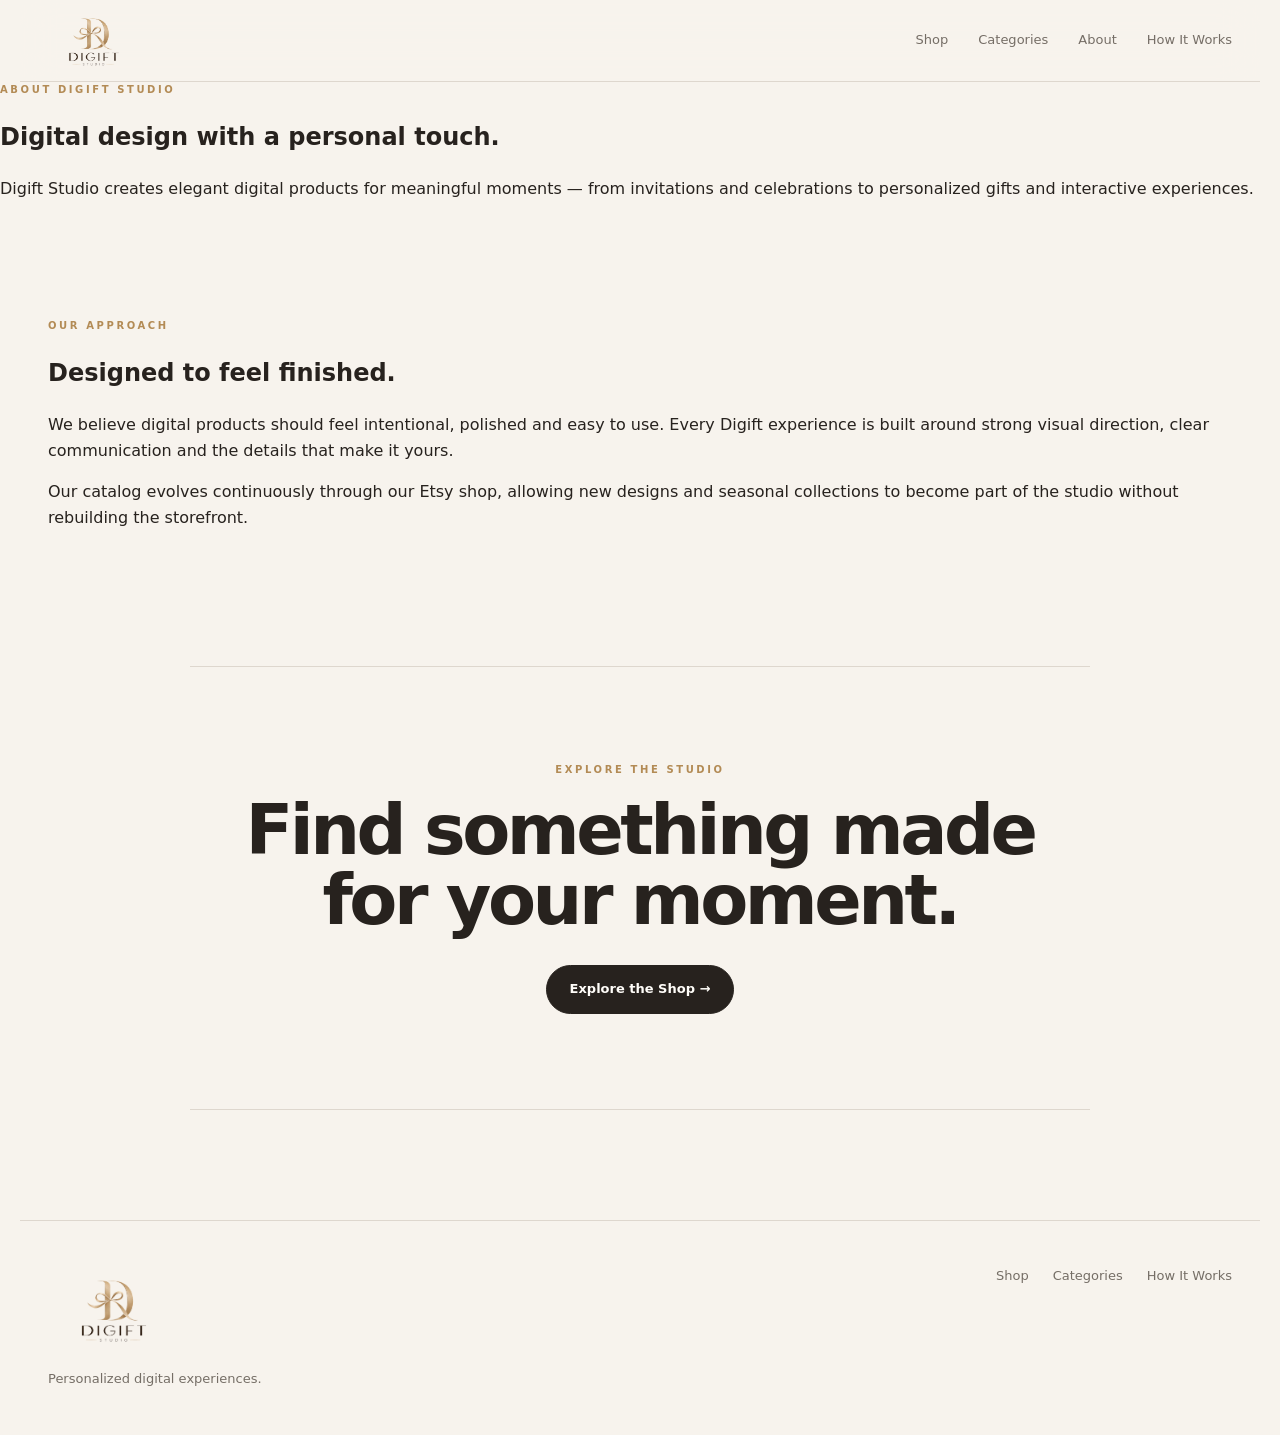
<file: about/index.html>
<!doctype html><html lang="en"><head><meta charset="utf-8"><meta name="viewport" content="width=device-width,initial-scale=1"><meta name="robots" content="index,follow"><meta name="theme-color" content="#f7f3ed"><link rel="icon" href="/assets/digift-logo-transparent.png" type="image/png"><link rel="stylesheet" href="/styles.css"><title>About | Digift Studio</title><meta name="description" content="Discover Digift Studio, a digital design studio creating elegant invitations, personalized digital gifts and interactive experiences."></head><body><header class="site-header"><a class="brand brand-logo" href="/" aria-label="Digift Studio home"><img src="/assets/digift-logo-transparent.png" alt="Digift Studio" width="132" height="132"></a><nav class="desktop-nav"><a href="/shop/">Shop</a><a href="/categories/">Categories</a><a href="/about/">About</a><a href="/how-it-works/">How It Works</a></nav><details class="mobile-nav"><summary>Menu</summary><div class="mobile-nav-panel"><a href="/shop/">Shop</a><a href="/categories/">Categories</a><a href="/about/">About</a><a href="/how-it-works/">How It Works</a></div></details></header><main><section class="page-hero"><p class="eyebrow">ABOUT DIGIFT STUDIO</p><h1>Digital design with a personal touch.</h1><p>Digift Studio creates elegant digital products for meaningful moments — from invitations and celebrations to personalized gifts and interactive experiences.</p></section><section class="section prose"><div><p class="eyebrow">OUR APPROACH</p><h2>Designed to feel finished.</h2><p>We believe digital products should feel intentional, polished and easy to use. Every Digift experience is built around strong visual direction, clear communication and the details that make it yours.</p><p>Our catalog evolves continuously through our Etsy shop, allowing new designs and seasonal collections to become part of the studio without rebuilding the storefront.</p></div></section><section class="cta-section"><p class="eyebrow">EXPLORE THE STUDIO</p><h2>Find something made for your moment.</h2><a class="button" href="/shop/">Explore the Shop →</a></section></main><footer><div><a class="brand footer-logo" href="/"><img src="/assets/digift-logo-transparent.png" alt="Digift Studio" width="150" height="150"></a><p>Personalized digital experiences.</p></div><div class="footer-links"><a href="/shop/">Shop</a><a href="/categories/">Categories</a><a href="/how-it-works/">How It Works</a></div></footer></body></html>
</file>
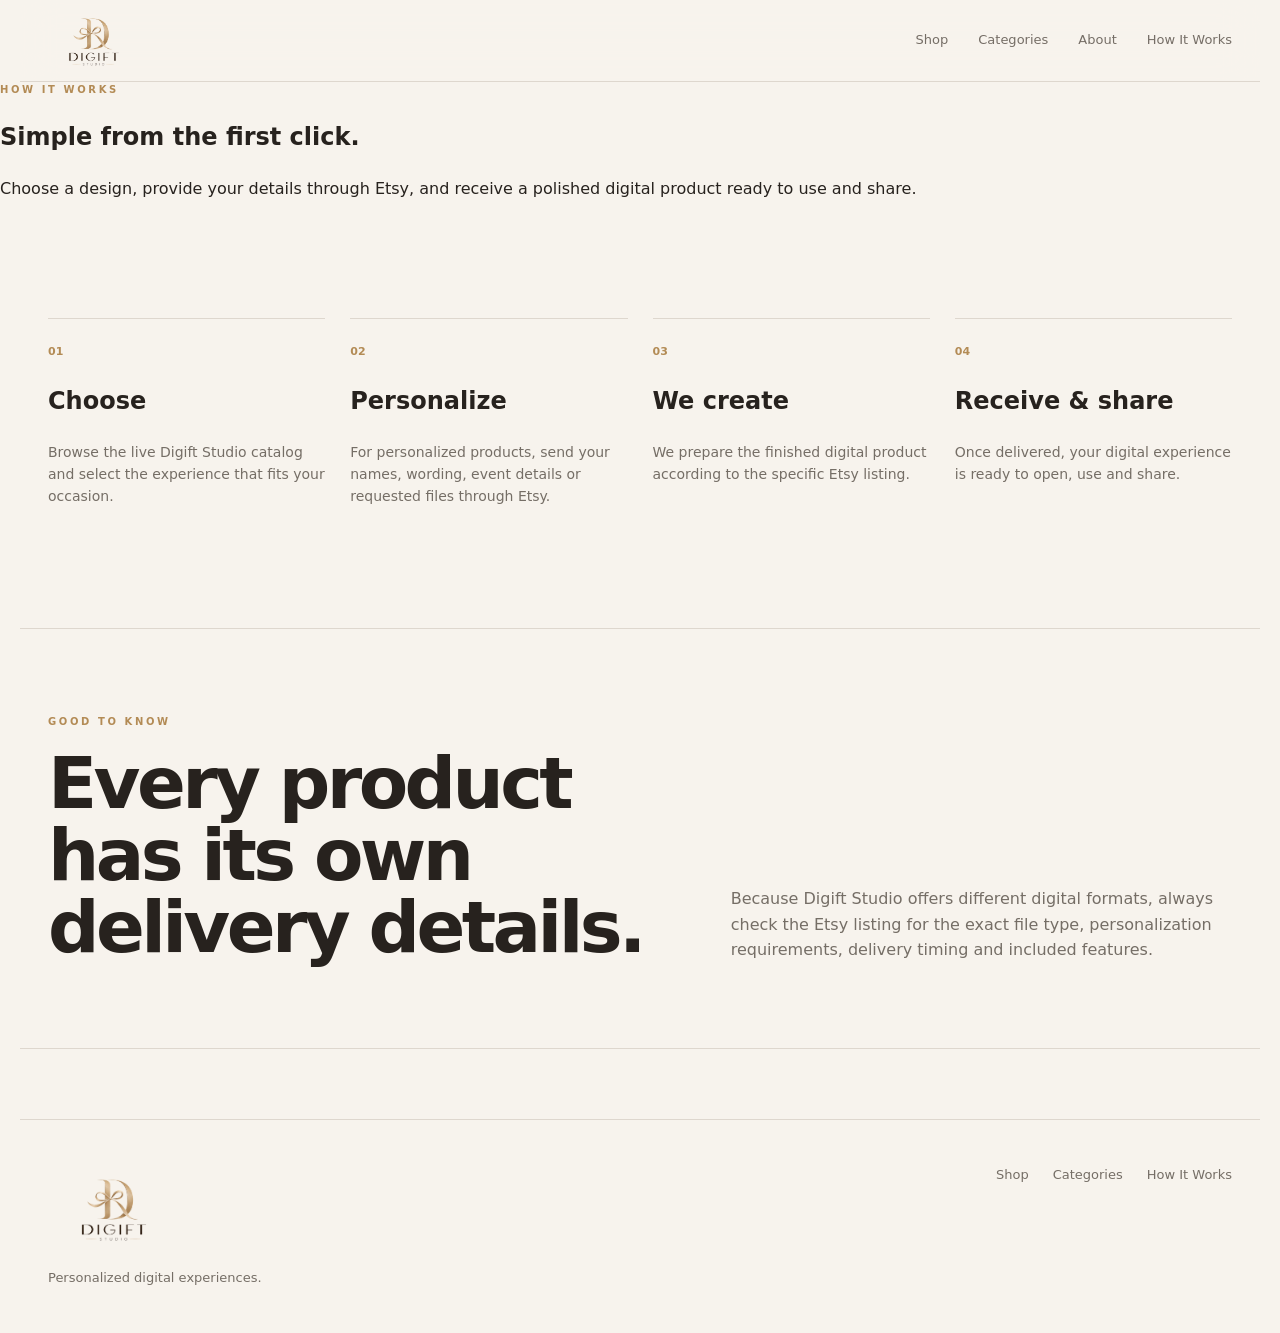
<file: how-it-works/index.html>
<!doctype html><html lang="en"><head><meta charset="utf-8"><meta name="viewport" content="width=device-width,initial-scale=1"><meta name="robots" content="index,follow"><meta name="theme-color" content="#f7f3ed"><link rel="icon" href="/assets/digift-logo-transparent.png" type="image/png"><link rel="stylesheet" href="/styles.css"><title>How It Works | Digift Studio</title><meta name="description" content="Learn how Digift Studio digital products work, from choosing a design to receiving and sharing your finished experience."></head><body><header class="site-header"><a class="brand brand-logo" href="/" aria-label="Digift Studio home"><img src="/assets/digift-logo-transparent.png" alt="Digift Studio" width="132" height="132"></a><nav class="desktop-nav"><a href="/shop/">Shop</a><a href="/categories/">Categories</a><a href="/about/">About</a><a href="/how-it-works/">How It Works</a></nav><details class="mobile-nav"><summary>Menu</summary><div class="mobile-nav-panel"><a href="/shop/">Shop</a><a href="/categories/">Categories</a><a href="/about/">About</a><a href="/how-it-works/">How It Works</a></div></details></header><main><section class="page-hero"><p class="eyebrow">HOW IT WORKS</p><h1>Simple from the first click.</h1><p>Choose a design, provide your details through Etsy, and receive a polished digital product ready to use and share.</p></section><section class="section"><div class="steps"><div><b>01</b><h2>Choose</h2><p>Browse the live Digift Studio catalog and select the experience that fits your occasion.</p></div><div><b>02</b><h2>Personalize</h2><p>For personalized products, send your names, wording, event details or requested files through Etsy.</p></div><div><b>03</b><h2>We create</h2><p>We prepare the finished digital product according to the specific Etsy listing.</p></div><div><b>04</b><h2>Receive & share</h2><p>Once delivered, your digital experience is ready to open, use and share.</p></div></div></section><section class="statement"><div><p class="eyebrow">GOOD TO KNOW</p><h2>Every product has its own delivery details.</h2></div><p>Because Digift Studio offers different digital formats, always check the Etsy listing for the exact file type, personalization requirements, delivery timing and included features.</p></section></main><footer><div><a class="brand footer-logo" href="/"><img src="/assets/digift-logo-transparent.png" alt="Digift Studio" width="150" height="150"></a><p>Personalized digital experiences.</p></div><div class="footer-links"><a href="/shop/">Shop</a><a href="/categories/">Categories</a><a href="/how-it-works/">How It Works</a></div></footer></body></html>
</file>
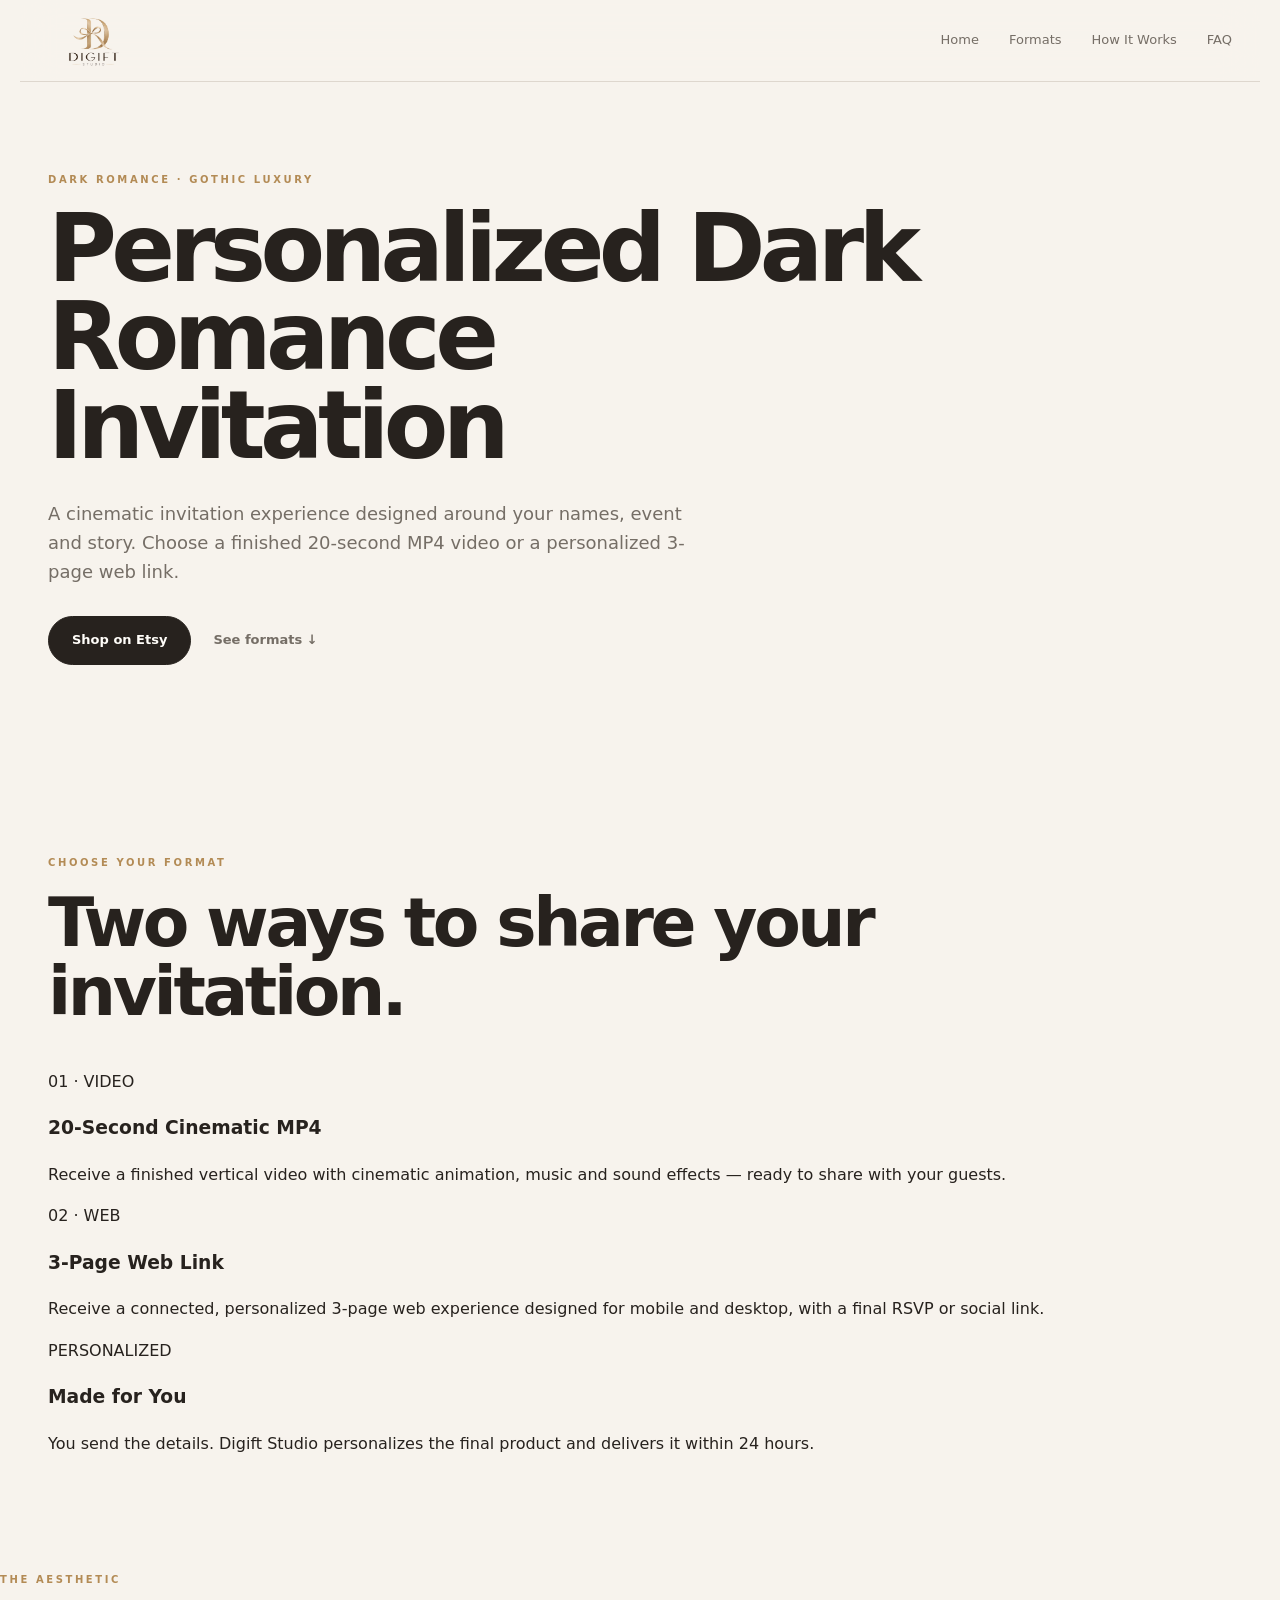
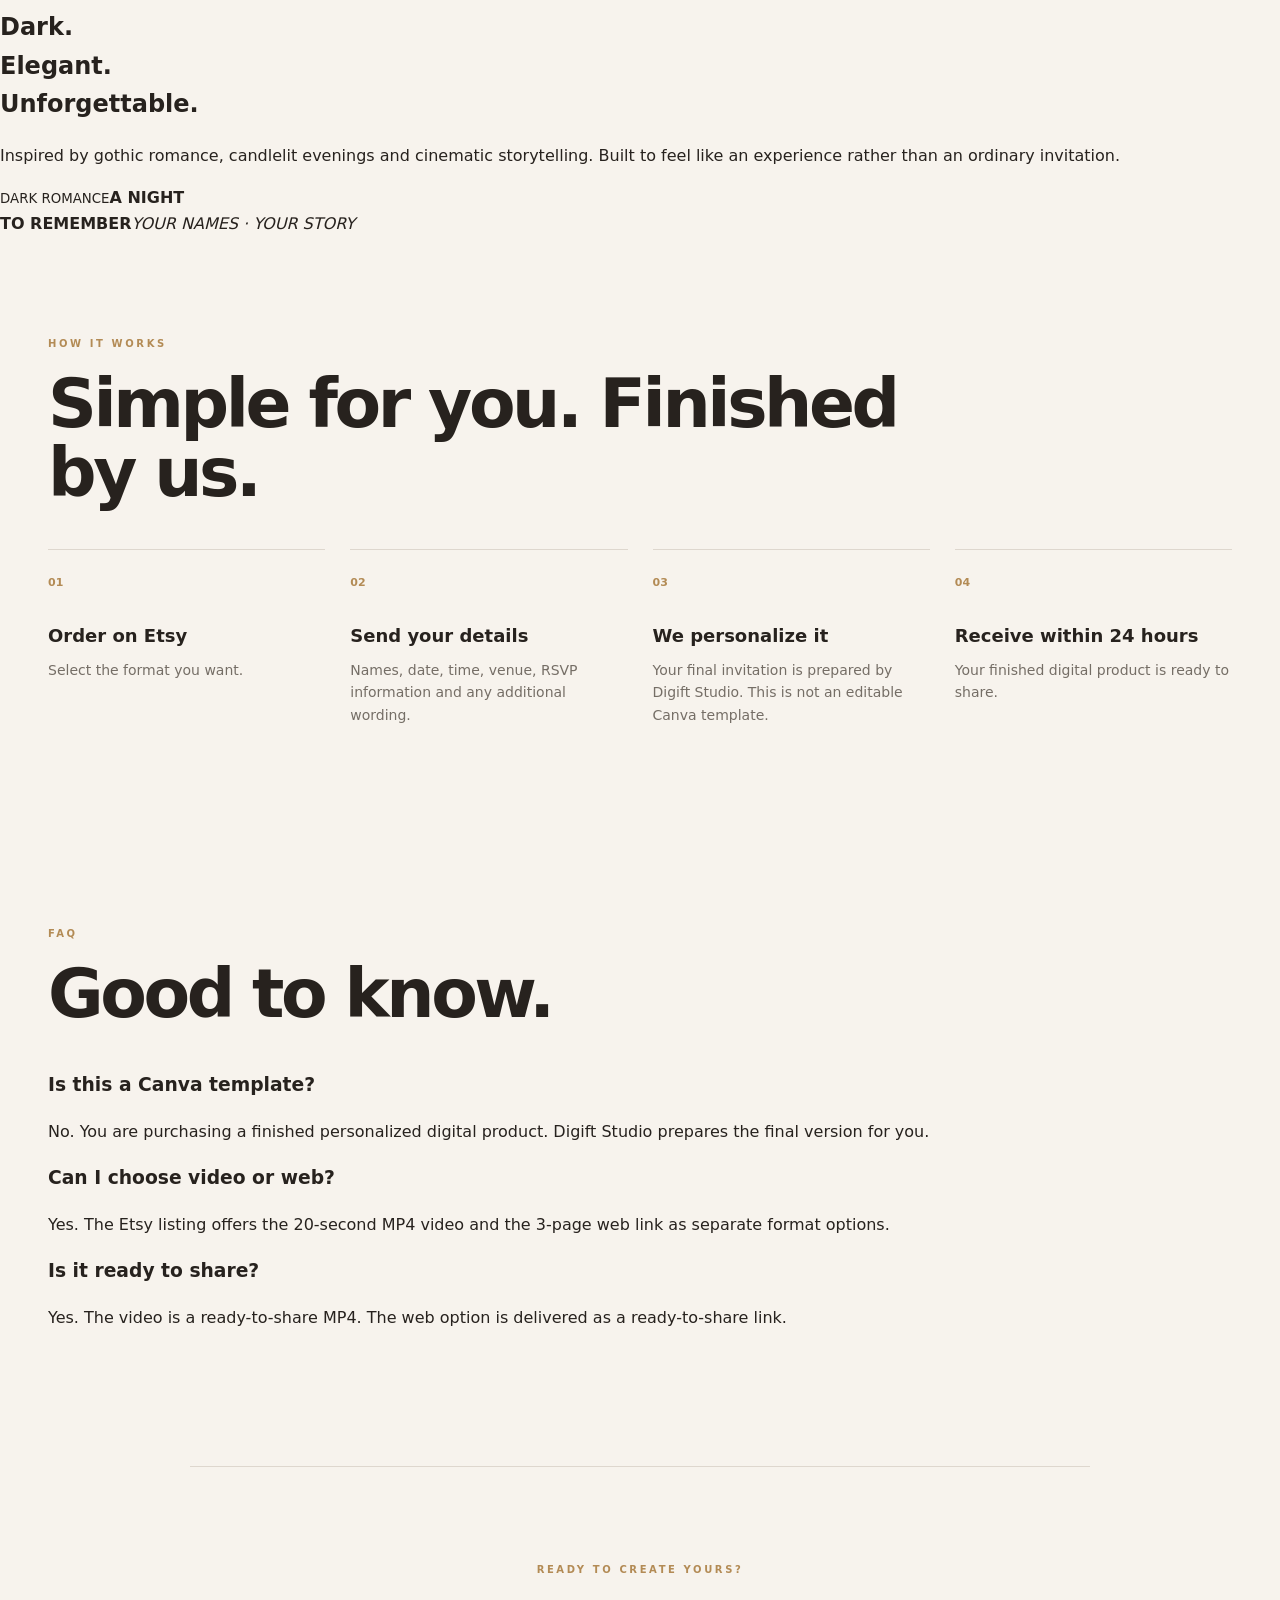
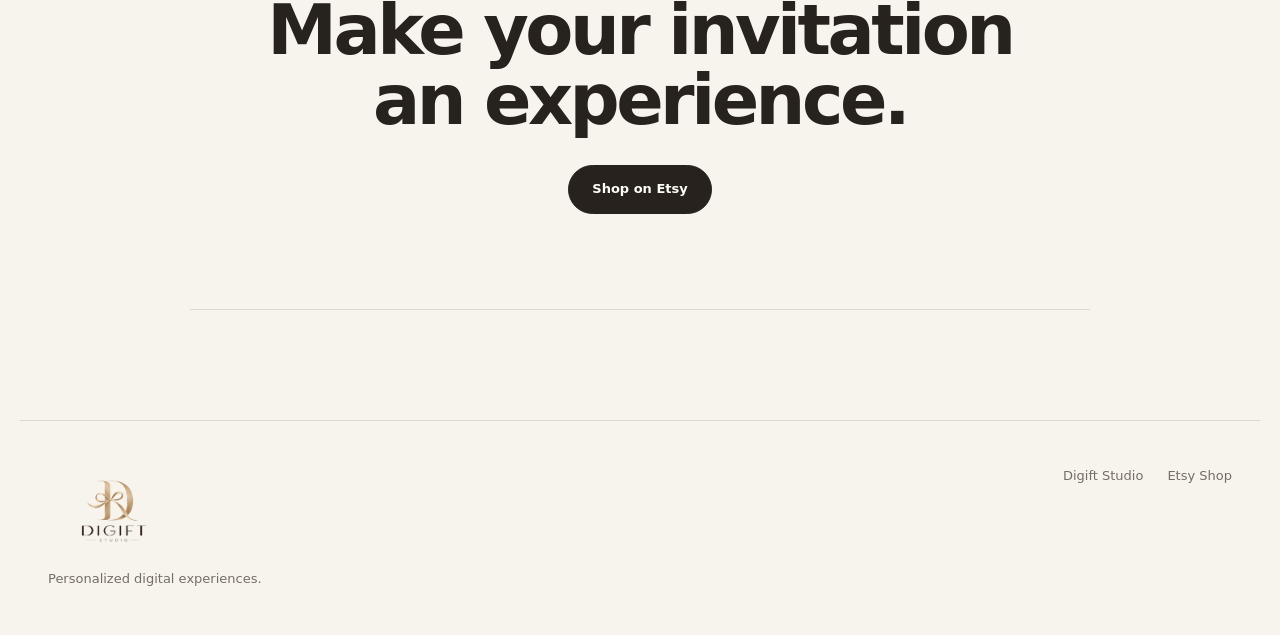
<file: personalized-dark-romance-invitation/index.html>
<!doctype html>
<html lang="en">
<head>
  <meta charset="utf-8">
  <meta name="viewport" content="width=device-width,initial-scale=1,viewport-fit=cover">
  <meta name="theme-color" content="#0d0b0f">
  <meta name="description" content="Personalized Dark Romance invitation with a gothic luxury aesthetic. Choose a 20-second cinematic MP4 video or a personalized 3-page web invitation, created for you and ready to share.">
  <meta name="robots" content="index,follow,max-image-preview:large">
  <link rel="canonical" href="https://digiftstudio.com/personalized-dark-romance-invitation/">
  <link rel="icon" href="/assets/digift-logo-transparent.png" type="image/png">
  <meta property="og:type" content="product">
  <meta property="og:site_name" content="Digift Studio">
  <meta property="og:title" content="Personalized Dark Romance Invitation | Digift Studio">
  <meta property="og:description" content="A gothic luxury digital invitation available as a cinematic MP4 video or personalized web experience.">
  <meta property="og:url" content="https://digiftstudio.com/personalized-dark-romance-invitation/">
  <meta property="og:image" content="https://digiftstudio.com/assets/digift-logo-transparent.png">
  <meta name="twitter:card" content="summary">
  <meta name="twitter:title" content="Personalized Dark Romance Invitation | Digift Studio">
  <meta name="twitter:description" content="A gothic luxury digital invitation made personal.">
  <script type="application/ld+json">
  {
    "@context":"https://schema.org",
    "@type":"Product",
    "name":"Personalized Dark Romance Invitation",
    "description":"A gothic luxury personalized digital invitation available as a 20-second cinematic MP4 video or a personalized 3-page web invitation.",
    "brand":{"@type":"Brand","name":"Digift Studio"},
    "category":"Digital Invitation",
    "url":"https://digiftstudio.com/personalized-dark-romance-invitation/"
  }
  </script>
  <script type="application/ld+json">
  {
    "@context":"https://schema.org",
    "@type":"BreadcrumbList",
    "itemListElement":[
      {"@type":"ListItem","position":1,"name":"Digift Studio","item":"https://digiftstudio.com/"},
      {"@type":"ListItem","position":2,"name":"Personalized Dark Romance Invitation","item":"https://digiftstudio.com/personalized-dark-romance-invitation/"}
    ]
  }
  </script>
  <link rel="stylesheet" href="/styles.css">
  <title>Personalized Dark Romance Invitation | Digift Studio</title>
</head>
<body>
<a class="skip-link" href="#main">Skip to content</a>
<header class="site-header">
  <a class="brand brand-logo" href="/" aria-label="Digift Studio home"><img src="/assets/digift-logo-transparent.png" alt="Digift Studio" width="132" height="132"></a>
  <nav class="desktop-nav" aria-label="Primary navigation">
    <a href="/">Home</a><a href="#formats">Formats</a><a href="#how">How It Works</a><a href="#faq">FAQ</a>
  </nav>
  <details class="mobile-nav">
    <summary aria-label="Open navigation">Menu</summary>
    <div class="mobile-nav-panel">
      <a href="/">Home</a><a href="#formats">Formats</a><a href="#how">How It Works</a><a href="#faq">FAQ</a>
    </div>
  </details>
</header>

<main id="main">
<section class="hero product-hero">
  <div>
    <p class="eyebrow">DARK ROMANCE · GOTHIC LUXURY</p>
    <h1>Personalized Dark Romance Invitation</h1>
    <p class="hero-copy">A cinematic invitation experience designed around your names, event and story. Choose a finished 20-second MP4 video or a personalized 3-page web link.</p>
    <div class="hero-actions"><a class="button" href="https://www.etsy.com/listing/4589077296/personalized-dark-romance-invitation" target="_blank" rel="noopener">Shop on Etsy</a><a class="quiet-link" href="#formats">See formats ↓</a></div>
  </div>
</section>

<section id="formats" class="section">
  <div class="section-heading"><p class="eyebrow">CHOOSE YOUR FORMAT</p><h2>Two ways to share your invitation.</h2></div>
  <div class="cards">
    <article class="card"><span>01 · VIDEO</span><h3>20-Second Cinematic MP4</h3><p>Receive a finished vertical video with cinematic animation, music and sound effects — ready to share with your guests.</p></article>
    <article class="card"><span>02 · WEB</span><h3>3-Page Web Link</h3><p>Receive a connected, personalized 3-page web experience designed for mobile and desktop, with a final RSVP or social link.</p></article>
    <article class="card"><span>PERSONALIZED</span><h3>Made for You</h3><p>You send the details. Digift Studio personalizes the final product and delivers it within 24 hours.</p></article>
  </div>
</section>

<section class="feature">
  <div class="feature-copy"><p class="eyebrow">THE AESTHETIC</p><h2>Dark.<br>Elegant.<br>Unforgettable.</h2><p>Inspired by gothic romance, candlelit evenings and cinematic storytelling. Built to feel like an experience rather than an ordinary invitation.</p></div>
  <div class="feature-art" aria-hidden="true"><div class="art-glow"></div><div class="mini-card"><small>DARK ROMANCE</small><strong>A NIGHT<br>TO REMEMBER</strong><i>YOUR NAMES · YOUR STORY</i></div></div>
</section>

<section id="how" class="section">
<div class="section-heading"><p class="eyebrow">HOW IT WORKS</p><h2>Simple for you. Finished by us.</h2></div>
<div class="steps">
<div><b>01</b><h3>Order on Etsy</h3><p>Select the format you want.</p></div>
<div><b>02</b><h3>Send your details</h3><p>Names, date, time, venue, RSVP information and any additional wording.</p></div>
<div><b>03</b><h3>We personalize it</h3><p>Your final invitation is prepared by Digift Studio. This is not an editable Canva template.</p></div>
<div><b>04</b><h3>Receive within 24 hours</h3><p>Your finished digital product is ready to share.</p></div>
</div>
</section>

<section id="faq" class="section">
<div class="section-heading"><p class="eyebrow">FAQ</p><h2>Good to know.</h2></div>
<div class="cards">
<article class="card"><h3>Is this a Canva template?</h3><p>No. You are purchasing a finished personalized digital product. Digift Studio prepares the final version for you.</p></article>
<article class="card"><h3>Can I choose video or web?</h3><p>Yes. The Etsy listing offers the 20-second MP4 video and the 3-page web link as separate format options.</p></article>
<article class="card"><h3>Is it ready to share?</h3><p>Yes. The video is a ready-to-share MP4. The web option is delivered as a ready-to-share link.</p></article>
</div>
</section>

<section class="cta-section">
<p class="eyebrow">READY TO CREATE YOURS?</p><h2>Make your invitation an experience.</h2>
<a class="button" href="https://www.etsy.com/listing/4589077296/personalized-dark-romance-invitation" target="_blank" rel="noopener">Shop on Etsy</a>
</section>
</main>
<footer><div><a class="brand footer-logo" href="/" aria-label="Digift Studio home"><img src="/assets/digift-logo-transparent.png" alt="Digift Studio" width="150" height="150"></a><p>Personalized digital experiences.</p></div><div class="footer-links"><a href="/">Digift Studio</a><a href="https://www.etsy.com/shop/DigiftStudio" target="_blank" rel="noopener">Etsy Shop</a></div></footer>
</body>
</html>
</file>
<file: styles.css>
:root{--bg:#f7f3ed;--paper:#fffdf9;--ink:#27221e;--muted:#756e66;--line:#ded7ce;--gold:#b38b55;--soft:#eee7de;--max:1240px}
*{box-sizing:border-box}html{scroll-behavior:smooth;scroll-padding-top:90px}body{margin:0;background:var(--bg);color:var(--ink);font-family:Inter,ui-sans-serif,system-ui,-apple-system,BlinkMacSystemFont,"Segoe UI",sans-serif;line-height:1.6}a{color:inherit;text-decoration:none}img{max-width:100%}button{font:inherit}a:focus-visible,button:focus-visible,summary:focus-visible{outline:2px solid var(--gold);outline-offset:4px}.skip-link{position:fixed;left:12px;top:-60px;background:#fff;color:#111;padding:10px 14px;border-radius:8px;z-index:100}.skip-link:focus{top:12px}
.site-header{height:82px;display:flex;align-items:center;justify-content:space-between;max-width:var(--max);margin:auto;padding:0 28px;border-bottom:1px solid var(--line);position:relative;z-index:10;background:rgba(247,243,237,.88);backdrop-filter:blur(18px)}.brand-logo{display:flex;align-items:center}.brand-logo img{display:block;width:92px;height:68px;object-fit:contain}.desktop-nav{display:flex;gap:30px;font-size:13px;color:var(--muted)}.desktop-nav a:hover{color:var(--ink)}.mobile-nav{display:none}.mobile-nav summary{cursor:pointer;list-style:none;font-size:12px;letter-spacing:.12em;text-transform:uppercase}.mobile-nav summary::-webkit-details-marker{display:none}.mobile-nav-panel{position:absolute;right:22px;top:70px;width:min(270px,calc(100vw - 44px));padding:10px;border:1px solid var(--line);border-radius:18px;background:rgba(255,253,249,.98);box-shadow:0 20px 60px #40362918}.mobile-nav-panel a{display:block;padding:12px 14px;color:var(--muted)}
.hero{max-width:var(--max);margin:auto;padding:90px 28px}.hero-home{min-height:680px;display:grid;grid-template-columns:1.18fr .82fr;gap:50px;align-items:center}.eyebrow{font-size:10px;letter-spacing:.26em;color:var(--gold);font-weight:800;margin:0 0 17px}.hero h1{font-size:clamp(52px,7.4vw,94px);line-height:.94;letter-spacing:-.06em;margin:0;max-width:900px;font-weight:600}.hero h1 em,.statement em{font-family:Georgia,serif;font-weight:400}.hero-copy{max-width:650px;color:var(--muted);font-size:18px;margin:30px 0}.hero-actions{display:flex;align-items:center;gap:22px;flex-wrap:wrap}.button{display:inline-flex;align-items:center;justify-content:center;padding:13px 23px;border:1px solid var(--ink);border-radius:999px;background:var(--ink);color:#fffdf9;font-weight:700;font-size:13px}.button:hover{transform:translateY(-1px)}.quiet-link{color:var(--muted);font-size:13px;font-weight:700}.quiet-link:hover,.text-link:hover{color:var(--ink)}.hero-brand{min-height:420px;display:grid;place-items:center}.hero-brand img{width:min(100%,520px);height:auto;filter:drop-shadow(0 25px 35px #6d523018)}.hero-trust{display:flex;gap:18px;margin-top:42px;flex-wrap:wrap;color:var(--muted);font-size:11px;text-transform:uppercase;letter-spacing:.12em}.hero-trust span+span:before{content:"•";margin-right:18px;color:var(--gold)}
.section{max-width:var(--max);margin:auto;padding:100px 28px}.section-tight{padding-top:55px}.section-heading{max-width:850px;margin-bottom:42px}.section-heading h2,.shop-hero h1{font-size:clamp(38px,5.3vw,68px);line-height:1.02;letter-spacing:-.05em;margin:0}.section-intro{color:var(--muted);max-width:700px;margin:18px 0 0}.row-heading{display:flex;justify-content:space-between;gap:30px;align-items:end}.text-link{font-size:13px;font-weight:800;white-space:nowrap;border-bottom:1px solid var(--ink);padding-bottom:5px}.category-grid{display:grid;grid-template-columns:repeat(4,1fr);gap:12px}.category-card{min-height:185px;padding:22px;border:1px solid var(--line);background:var(--paper);border-radius:20px;display:flex;flex-direction:column;justify-content:space-between;transition:transform .25s ease,border-color .25s ease}.category-card:hover{transform:translateY(-4px);border-color:#bda989}.category-card span{font-size:11px;color:var(--gold)}.category-card strong{font-family:Georgia,serif;font-weight:400;font-size:24px;line-height:1.1}.category-card small{font-size:11px;color:var(--muted)}
.catalog-loading,.catalog-empty{padding:45px 20px;text-align:center;color:var(--muted);border:1px dashed var(--line);border-radius:20px}.product-grid{display:grid;grid-template-columns:repeat(3,1fr);gap:22px}.product-card{background:var(--paper);border:1px solid var(--line);border-radius:20px;overflow:hidden;transition:transform .25s ease,box-shadow .25s ease}.product-card:hover{transform:translateY(-5px);box-shadow:0 20px 55px #51433216}.product-media{display:block;aspect-ratio:1/1;background:var(--soft);overflow:hidden}.product-media img{width:100%;height:100%;object-fit:cover;display:block;transition:transform .45s ease}.product-card:hover .product-media img{transform:scale(1.025)}.media-placeholder{height:100%;display:grid;place-items:center;color:var(--gold);font-family:Georgia,serif;letter-spacing:.2em}.product-info{padding:19px}.product-category{font-size:9px;letter-spacing:.18em;text-transform:uppercase;color:var(--gold);font-weight:800;margin:0 0 8px}.product-info h3{font-family:Georgia,serif;font-size:21px;line-height:1.2;font-weight:400;margin:0;min-height:51px}.product-bottom{display:flex;justify-content:space-between;align-items:center;margin-top:18px;padding-top:14px;border-top:1px solid var(--line);font-size:13px}.product-link{font-weight:800}.product-link:hover{color:var(--gold)}
.statement{max-width:var(--max);margin:20px auto 70px;padding:85px 28px;border-top:1px solid var(--line);border-bottom:1px solid var(--line);display:grid;grid-template-columns:1.1fr .9fr;gap:70px;align-items:end}.statement h2{font-size:clamp(40px,6vw,72px);line-height:1;letter-spacing:-.05em;margin:0}.statement>p{color:var(--muted);max-width:520px;margin:0;font-size:16px}.steps{display:grid;grid-template-columns:repeat(4,1fr);gap:25px}.steps>div{border-top:1px solid var(--line);padding-top:18px}.steps b{color:var(--gold);font-size:11px}.steps h3{font-size:18px;margin:28px 0 8px}.steps p{color:var(--muted);font-size:14px;margin:0}.cta-section{max-width:900px;margin:20px auto 110px;padding:95px 28px;text-align:center;border-top:1px solid var(--line);border-bottom:1px solid var(--line)}.cta-section h2{font-size:clamp(40px,6vw,70px);line-height:1;letter-spacing:-.05em;margin:0 0 30px}
.shop-hero{max-width:900px;margin:auto;padding:90px 28px 55px}.shop-hero h1{font-size:clamp(50px,7vw,82px)}.shop-hero>p:last-child{color:var(--muted);max-width:650px;font-size:17px;margin-top:22px}.shop-toolbar{max-width:var(--max);margin:auto;padding:0 28px 25px;display:flex;align-items:center;justify-content:space-between;gap:20px;border-bottom:1px solid var(--line)}.filter-list{display:flex;gap:8px;flex-wrap:wrap}.filter{border:1px solid var(--line);background:transparent;border-radius:999px;padding:8px 13px;color:var(--muted);font-size:11px;cursor:pointer}.filter.active,.filter:hover{background:var(--ink);border-color:var(--ink);color:#fff}.shop-toolbar>span{font-size:11px;color:var(--muted);white-space:nowrap}.section-shop{padding-top:45px}.product-detail{max-width:var(--max);margin:auto;padding:75px 28px 100px;display:grid;grid-template-columns:1.05fr .95fr;gap:65px}.product-gallery{display:grid;gap:14px}.product-gallery img{width:100%;display:block;border-radius:20px;background:var(--soft)}.product-detail-copy{padding-top:30px;position:sticky;top:110px;height:max-content}.product-detail-copy h1{font-family:Georgia,serif;font-weight:400;font-size:clamp(42px,5vw,70px);line-height:1.02;letter-spacing:-.045em;margin:0}.product-price{font-size:20px;font-weight:700;margin:22px 0}.product-description{color:var(--muted);font-size:15px;line-height:1.8;white-space:normal}.personalized-note{margin:30px 0;padding:18px;border:1px solid var(--line);border-radius:16px;background:var(--paper);display:grid;gap:5px;font-size:13px}.personalized-note span{color:var(--muted)}.back-link{display:block;margin-top:20px;font-size:12px;color:var(--muted)}.product-video{max-width:720px;margin:0 auto 100px;padding:0 28px}.product-video video{width:100%;max-height:780px;border-radius:20px;background:#111}
footer{border-top:1px solid var(--line);max-width:var(--max);margin:auto;padding:45px 28px;display:flex;justify-content:space-between;gap:30px;color:var(--muted);font-size:13px}.footer-logo{display:inline-flex}.footer-logo img{width:132px;height:88px;object-fit:contain}footer p{margin:8px 0 0}.footer-links{display:flex;gap:24px;align-items:flex-start}.footer-links a:hover{color:var(--ink)}
@media(max-width:900px){.hero-home{grid-template-columns:1fr}.hero-brand{order:-1;min-height:260px}.category-grid{grid-template-columns:repeat(2,1fr)}.product-grid{grid-template-columns:repeat(2,1fr)}.statement{grid-template-columns:1fr;gap:35px}.steps{grid-template-columns:repeat(2,1fr)}.product-detail{grid-template-columns:1fr}.product-detail-copy{position:static;padding-top:0}}
@media(max-width:680px){.desktop-nav{display:none}.mobile-nav{display:block}.site-header{padding:0 20px;height:74px}.hero{padding:70px 20px}.hero-home{min-height:auto}.hero-brand img{width:min(88vw,450px)}.hero h1{font-size:clamp(48px,14vw,72px)}.hero-copy{font-size:16px}.section{padding:70px 20px}.section-heading{margin-bottom:30px}.row-heading{display:block}.row-heading .text-link{display:inline-block;margin-top:18px}.category-grid,.product-grid,.steps{grid-template-columns:1fr}.category-card{min-height:155px}.product-info h3{min-height:0}.statement{margin:10px 20px 60px;padding:65px 0}.cta-section{margin:10px 20px 75px;padding:65px 5px}.shop-hero{padding:65px 20px 40px}.shop-toolbar{padding:0 20px 20px;align-items:flex-start;flex-direction:column}.product-detail{padding:45px 20px 70px}.product-video{padding:0 20px;margin-bottom:70px}footer{margin:0 20px;padding-left:0;padding-right:0;flex-direction:column}.footer-links{flex-wrap:wrap}.product-gallery{gap:9px}}
@media(prefers-reduced-motion:reduce){html{scroll-behavior:auto}.product-card,.category-card{transition:none}.product-card:hover,.category-card:hover{transform:none}.product-media img{transition:none}}
</file>
